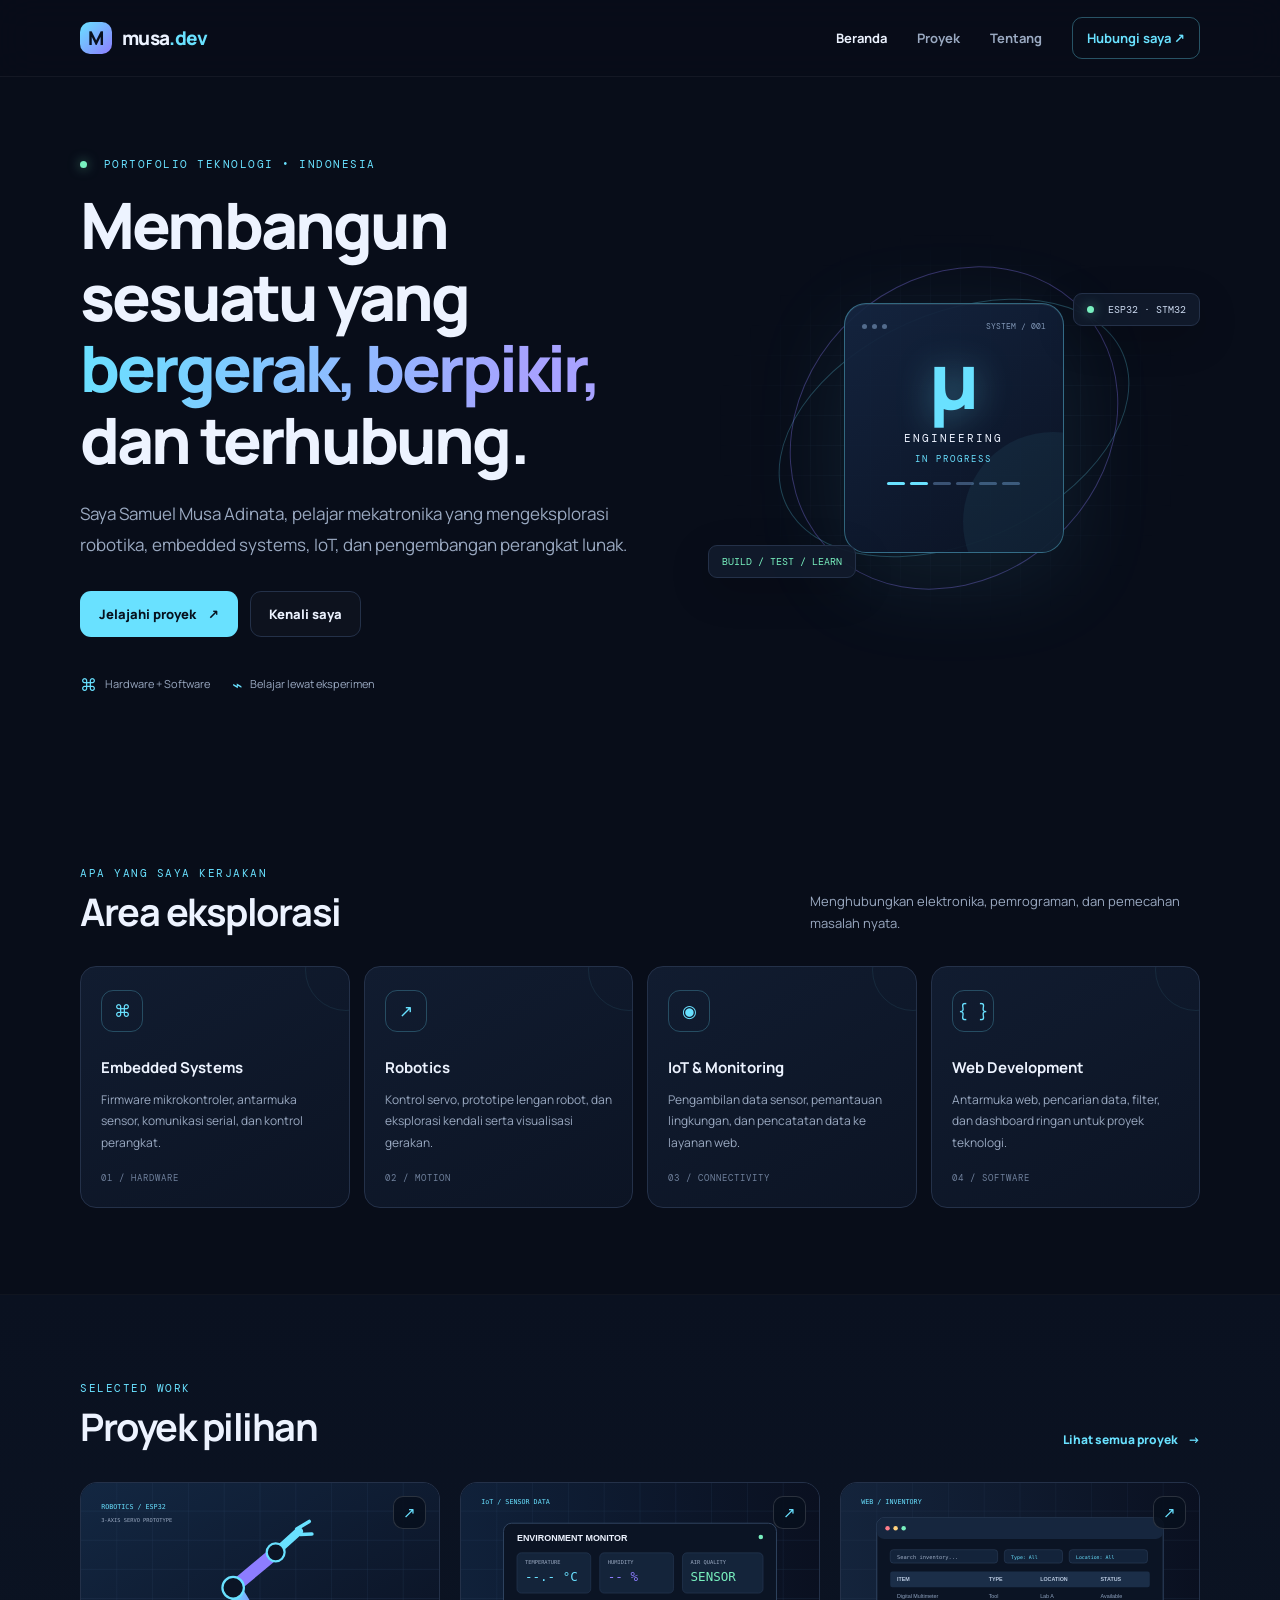
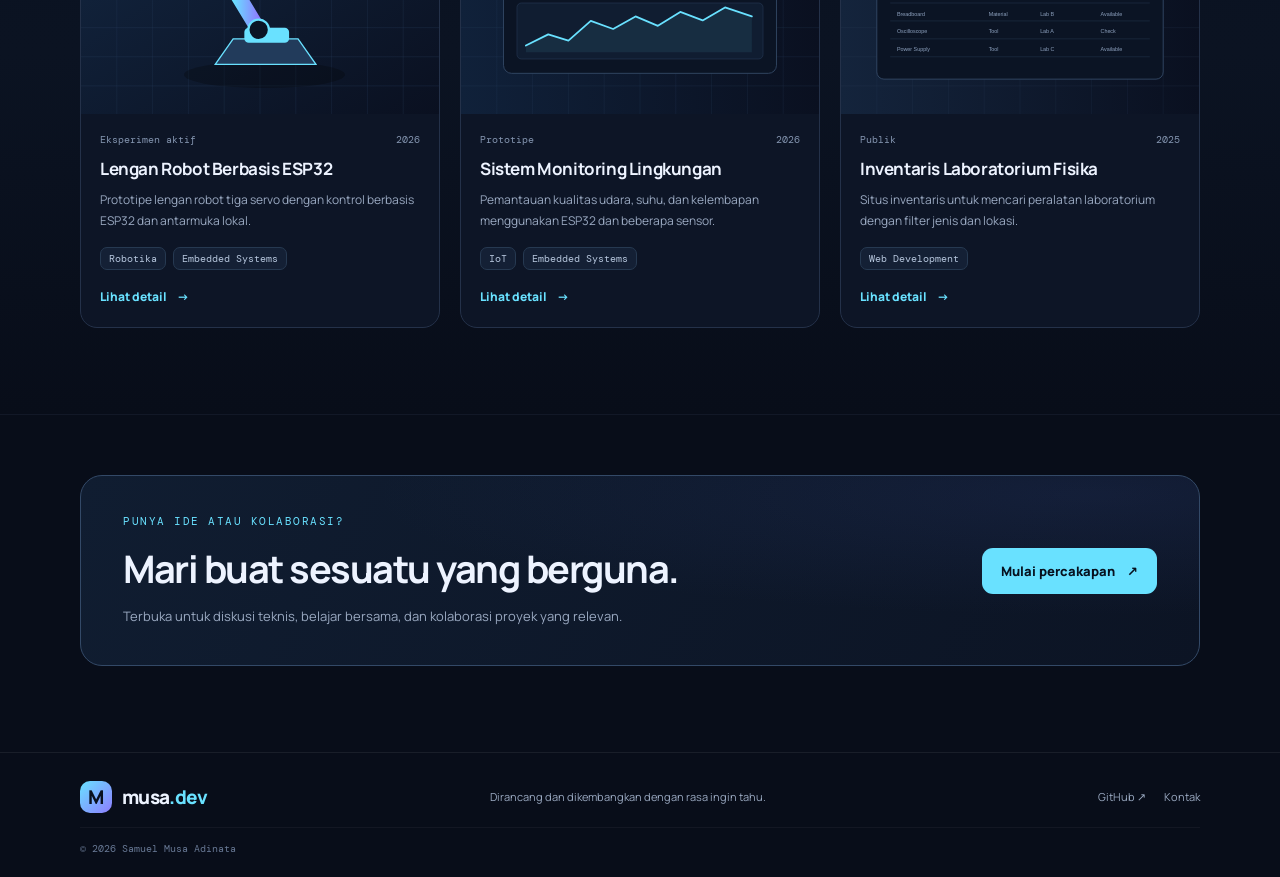
<file: index.html>
<!doctype html>
<html lang="id">
<head>
  <meta charset="utf-8">
  <meta name="viewport" content="width=device-width, initial-scale=1">
  <meta name="theme-color" content="#0a1020">
  <title>Samuel Musa Adinata | Robotics, Embedded Systems & IoT</title>
  <meta name="description" content="Portofolio teknologi Samuel Musa Adinata: robotika ESP32, embedded systems, IoT monitoring, dan pengembangan web.">
  <meta name="author" content="Samuel Musa Adinata">
  <link rel="canonical" href="https://samuelmusaadinata.github.io/">
  <meta property="og:type" content="website">
  <meta property="og:title" content="Samuel Musa Adinata | Technology Portfolio">
  <meta property="og:description" content="Eksperimen dan proyek di bidang robotika, embedded systems, IoT, dan web development.">
  <meta property="og:url" content="https://samuelmusaadinata.github.io/">
  <meta property="og:image" content="https://samuelmusaadinata.github.io/assets/images/og-cover.svg">
  <link rel="icon" href="assets/images/favicon.svg" type="image/svg+xml">
  <link rel="stylesheet" href="assets/css/style.css">
  <script src="assets/js/projects.js" defer></script>
  <script src="assets/js/main.js" defer></script>
</head>
<body>
  <a class="skip-link" href="#main">Lewati ke konten</a>
  <header class="site-header">
    <nav class="nav container" aria-label="Navigasi utama">
      <a class="brand" href="index.html" aria-label="Beranda Samuel Musa"><span class="brand-mark">M</span><span>musa<span class="accent">.dev</span></span></a>
      <button class="nav-toggle" aria-expanded="false" aria-controls="nav-links" aria-label="Buka navigasi"><span></span><span></span><span></span></button>
      <div class="nav-links" id="nav-links">
        <a class="active" href="index.html">Beranda</a>
        <a href="projects.html">Proyek</a>
        <a href="about.html">Tentang</a>
        <a class="nav-cta" href="contact.html">Hubungi saya <span aria-hidden="true">↗</span></a>
      </div>
    </nav>
  </header>

  <main id="main">
    <section class="hero container">
      <div class="hero-copy">
        <p class="eyebrow"><span class="status-dot"></span> PORTOFOLIO TEKNOLOGI • INDONESIA</p>
        <h1>Membangun sesuatu yang <span class="gradient-text">bergerak, berpikir,</span> dan terhubung.</h1>
        <p class="hero-lead">Saya Samuel Musa Adinata, pelajar mekatronika yang mengeksplorasi robotika, embedded systems, IoT, dan pengembangan perangkat lunak.</p>
        <div class="hero-actions">
          <a class="button button-primary" href="projects.html">Jelajahi proyek <span aria-hidden="true">↗</span></a>
          <a class="button button-secondary" href="about.html">Kenali saya</a>
        </div>
        <div class="hero-meta">
          <span><span class="meta-icon">⌘</span> Hardware + Software</span>
          <span><span class="meta-icon">⌁</span> Belajar lewat eksperimen</span>
        </div>
      </div>
      <div class="hero-visual" aria-label="Ilustrasi abstrak rangkaian elektronik">
        <div class="visual-orbit orbit-one"></div><div class="visual-orbit orbit-two"></div>
        <div class="chip-card">
          <div class="chip-top"><span class="chip-dot"></span><span class="chip-dot"></span><span class="chip-dot"></span><span class="chip-label">SYSTEM / 001</span></div>
          <div class="chip-symbol">μ</div>
          <div class="chip-name">ENGINEERING<br><span>IN PROGRESS</span></div>
          <div class="chip-lines"><i></i><i></i><i></i><i></i><i></i><i></i></div>
        </div>
        <div class="float-tag tag-top"><span class="tag-pulse"></span> ESP32 · STM32</div>
        <div class="float-tag tag-bottom">BUILD / TEST / LEARN</div>
        <div class="hero-grid"></div>
      </div>
    </section>

    <section class="section container">
      <div class="section-heading">
        <div><p class="eyebrow">APA YANG SAYA KERJAKAN</p><h2>Area eksplorasi</h2></div>
        <p class="section-intro">Menghubungkan elektronika, pemrograman, dan pemecahan masalah nyata.</p>
      </div>
      <div class="expertise-grid">
        <article class="expertise-card"><div class="icon-box">⌘</div><h3>Embedded Systems</h3><p>Firmware mikrokontroler, antarmuka sensor, komunikasi serial, dan kontrol perangkat.</p><span class="card-index">01 / HARDWARE</span></article>
        <article class="expertise-card"><div class="icon-box">↗</div><h3>Robotics</h3><p>Kontrol servo, prototipe lengan robot, dan eksplorasi kendali serta visualisasi gerakan.</p><span class="card-index">02 / MOTION</span></article>
        <article class="expertise-card"><div class="icon-box">◉</div><h3>IoT & Monitoring</h3><p>Pengambilan data sensor, pemantauan lingkungan, dan pencatatan data ke layanan web.</p><span class="card-index">03 / CONNECTIVITY</span></article>
        <article class="expertise-card"><div class="icon-box">{ }</div><h3>Web Development</h3><p>Antarmuka web, pencarian data, filter, dan dashboard ringan untuk proyek teknologi.</p><span class="card-index">04 / SOFTWARE</span></article>
      </div>
    </section>

    <section class="section section-muted">
      <div class="container">
        <div class="section-heading">
          <div><p class="eyebrow">SELECTED WORK</p><h2>Proyek pilihan</h2></div>
          <a class="text-link" href="projects.html">Lihat semua proyek <span aria-hidden="true">→</span></a>
        </div>
        <div class="project-grid" id="featured-projects" aria-live="polite"></div>
      </div>
    </section>

    <section class="section container cta-section">
      <div class="cta-panel">
        <div><p class="eyebrow">PUNYA IDE ATAU KOLABORASI?</p><h2>Mari buat sesuatu yang berguna.</h2><p>Terbuka untuk diskusi teknis, belajar bersama, dan kolaborasi proyek yang relevan.</p></div>
        <a class="button button-primary" href="contact.html">Mulai percakapan <span aria-hidden="true">↗</span></a>
      </div>
    </section>
  </main>

  <footer class="site-footer"><div class="container footer-inner"><a class="brand" href="index.html"><span class="brand-mark">M</span><span>musa<span class="accent">.dev</span></span></a><p>Dirancang dan dikembangkan dengan rasa ingin tahu.</p><div class="footer-links"><a href="https://github.com/samuelmusaadinata" target="_blank" rel="noopener noreferrer">GitHub ↗</a><a href="contact.html">Kontak</a></div><small>© <span data-year></span> Samuel Musa Adinata</small></div></footer>
</body>
</html>
</file>
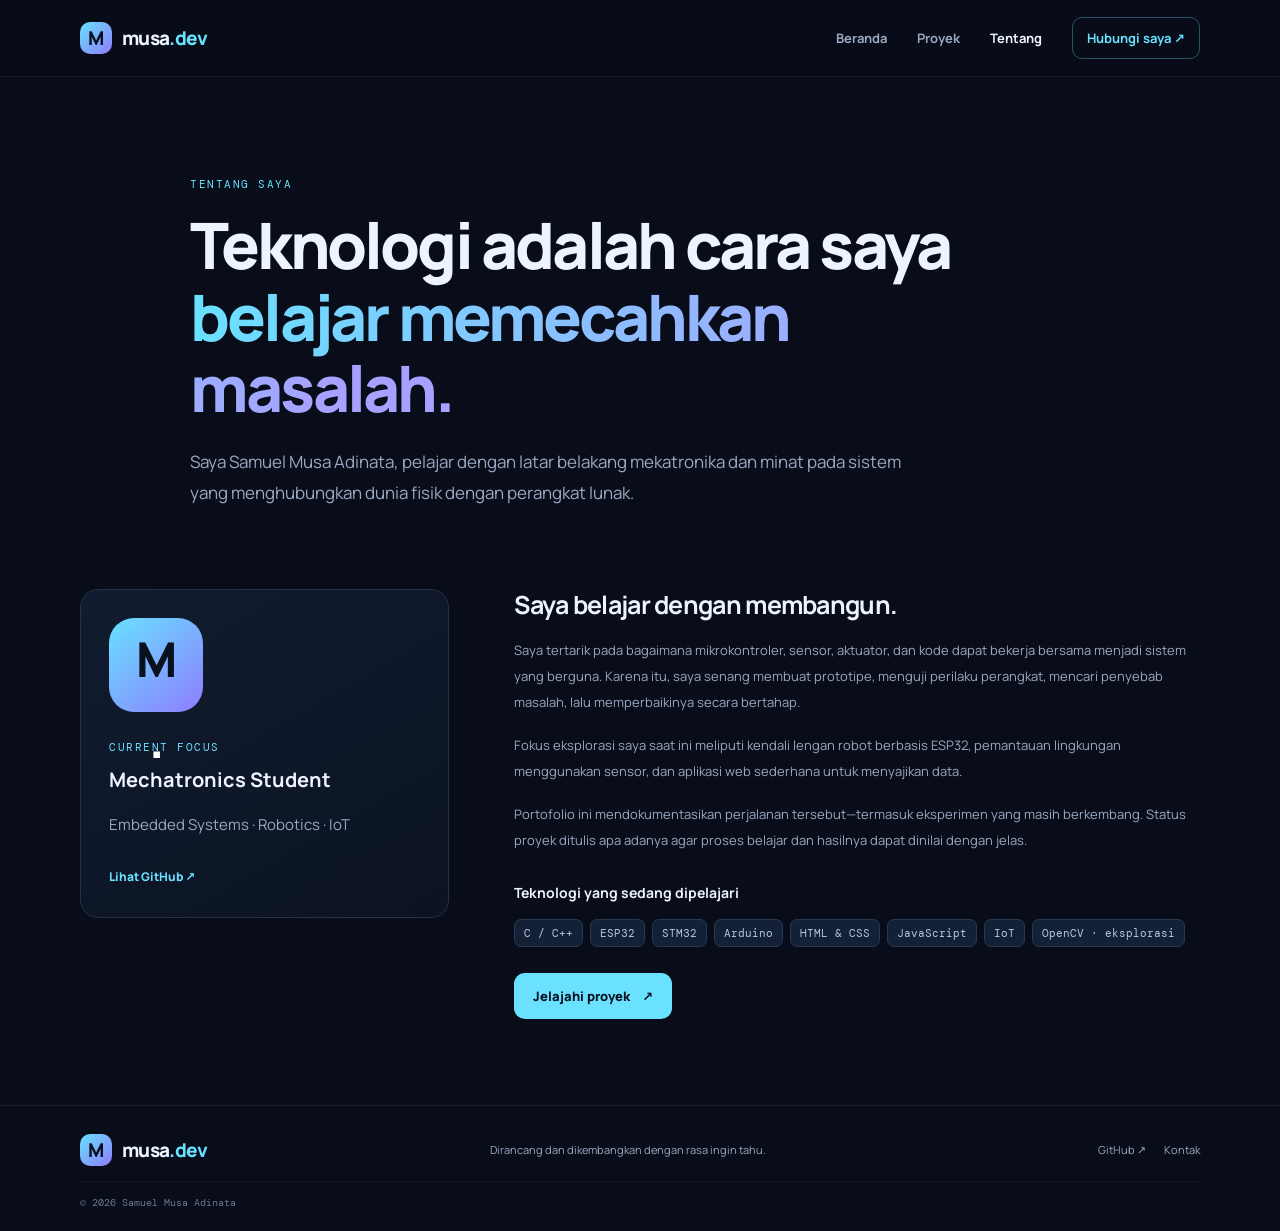
<file: about.html>
<!doctype html>
<html lang="id">
<head><meta charset="utf-8"><meta name="viewport" content="width=device-width, initial-scale=1"><meta name="theme-color" content="#0a1020">
<title>Tentang Saya | Samuel Musa Adinata</title><meta name="description" content="Tentang Samuel Musa Adinata, pelajar mekatronika yang tertarik pada robotika, embedded systems, IoT, dan AI.">
<link rel="canonical" href="https://samuelmusaadinata.github.io/about.html"><link rel="icon" href="assets/images/favicon.svg" type="image/svg+xml"><link rel="stylesheet" href="assets/css/style.css"><script src="assets/js/main.js" defer></script></head>
<body><header class="site-header"><nav class="nav container" aria-label="Navigasi utama"><a class="brand" href="index.html"><span class="brand-mark">M</span><span>musa<span class="accent">.dev</span></span></a><button class="nav-toggle" aria-expanded="false" aria-controls="nav-links" aria-label="Buka navigasi"><span></span><span></span><span></span></button><div class="nav-links" id="nav-links"><a href="index.html">Beranda</a><a href="projects.html">Proyek</a><a class="active" href="about.html">Tentang</a><a class="nav-cta" href="contact.html">Hubungi saya <span>↗</span></a></div></nav></header>
<main id="main"><section class="page-hero container"><p class="eyebrow">TENTANG SAYA</p><h1>Teknologi adalah cara saya <span class="gradient-text">belajar memecahkan masalah.</span></h1><p class="hero-lead">Saya Samuel Musa Adinata, pelajar dengan latar belakang mekatronika dan minat pada sistem yang menghubungkan dunia fisik dengan perangkat lunak.</p></section>
<section class="section container about-layout"><div class="about-card"><div class="about-avatar">M<span>.</span></div><p class="eyebrow">CURRENT FOCUS</p><h2>Mechatronics Student</h2><p class="muted">Embedded Systems · Robotics · IoT</p><a class="text-link" href="https://github.com/samuelmusaadinata" target="_blank" rel="noopener noreferrer">Lihat GitHub ↗</a></div><div class="about-copy"><h2>Saya belajar dengan membangun.</h2><p>Saya tertarik pada bagaimana mikrokontroler, sensor, aktuator, dan kode dapat bekerja bersama menjadi sistem yang berguna. Karena itu, saya senang membuat prototipe, menguji perilaku perangkat, mencari penyebab masalah, lalu memperbaikinya secara bertahap.</p><p>Fokus eksplorasi saya saat ini meliputi kendali lengan robot berbasis ESP32, pemantauan lingkungan menggunakan sensor, dan aplikasi web sederhana untuk menyajikan data.</p><p>Portofolio ini mendokumentasikan perjalanan tersebut—termasuk eksperimen yang masih berkembang. Status proyek ditulis apa adanya agar proses belajar dan hasilnya dapat dinilai dengan jelas.</p><h3>Teknologi yang sedang dipelajari</h3><div class="tag-list"><span>C / C++</span><span>ESP32</span><span>STM32</span><span>Arduino</span><span>HTML & CSS</span><span>JavaScript</span><span>IoT</span><span>OpenCV · eksplorasi</span></div><a class="button button-primary" href="projects.html">Jelajahi proyek <span>↗</span></a></div></section></main>
<footer class="site-footer"><div class="container footer-inner"><a class="brand" href="index.html"><span class="brand-mark">M</span><span>musa<span class="accent">.dev</span></span></a><p>Dirancang dan dikembangkan dengan rasa ingin tahu.</p><div class="footer-links"><a href="https://github.com/samuelmusaadinata" target="_blank" rel="noopener noreferrer">GitHub ↗</a><a href="contact.html">Kontak</a></div><small>© <span data-year></span> Samuel Musa Adinata</small></div></footer></body></html>
</file>
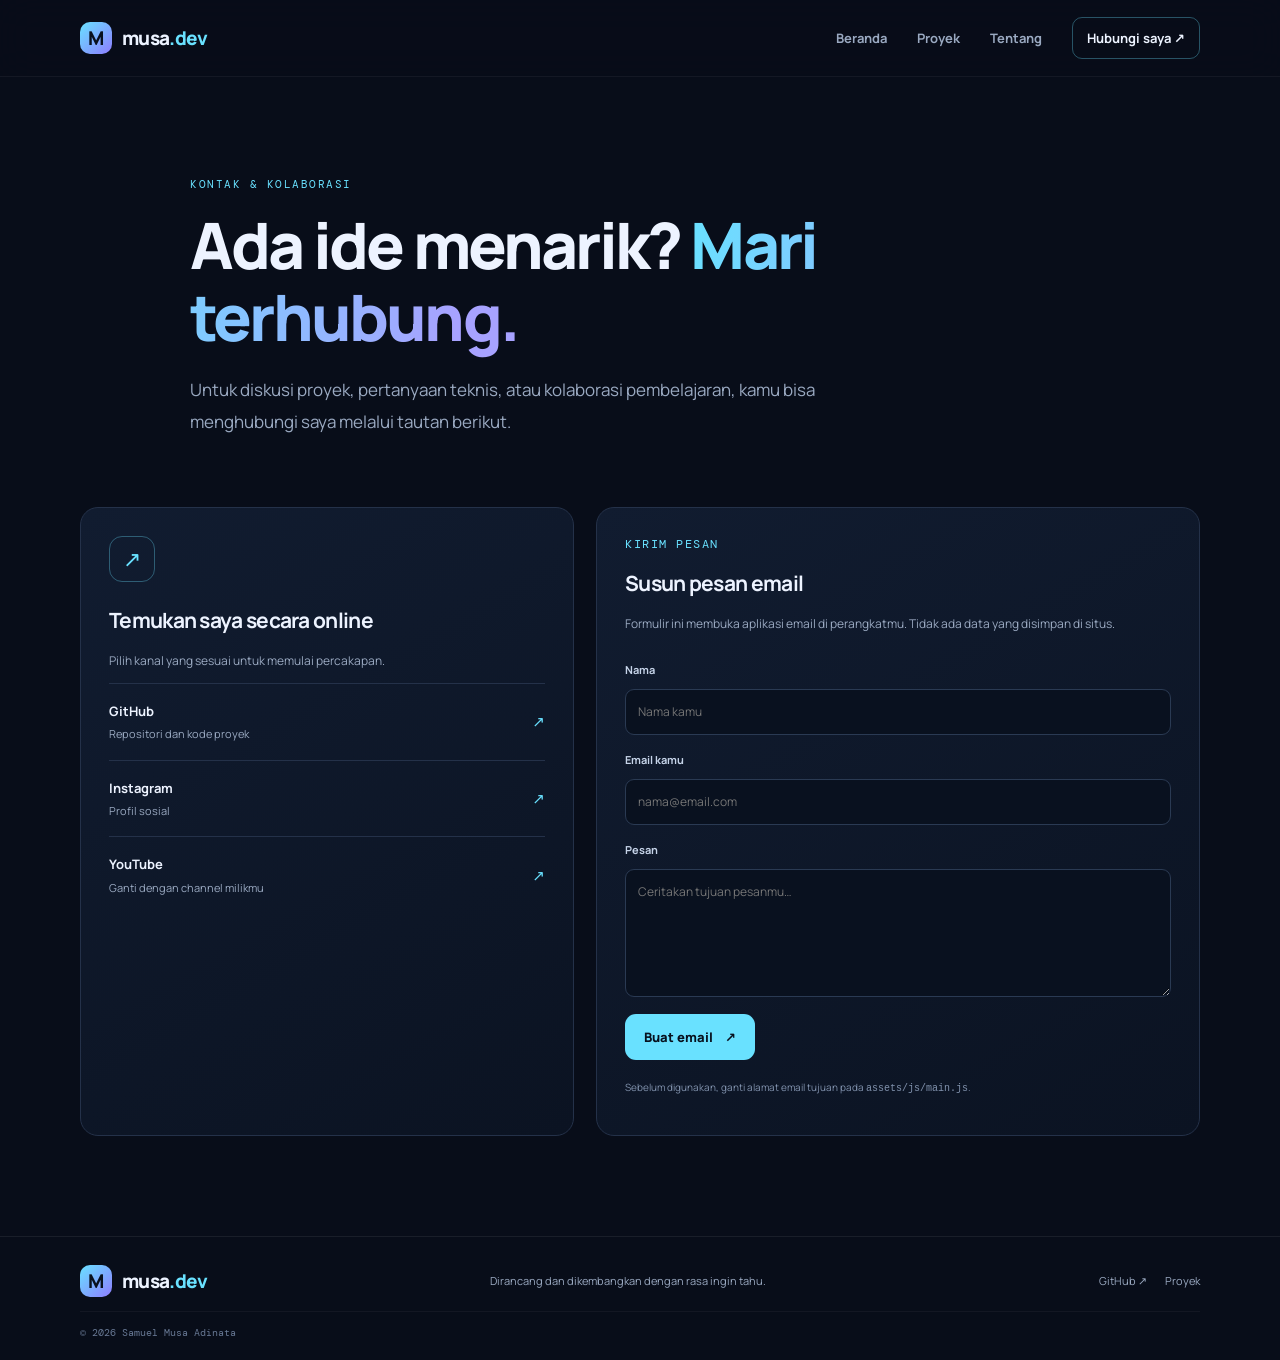
<file: contact.html>
<!doctype html>
<html lang="id">
<head><meta charset="utf-8"><meta name="viewport" content="width=device-width, initial-scale=1"><meta name="theme-color" content="#0a1020">
<title>Kontak | Samuel Musa Adinata</title><meta name="description" content="Hubungi Samuel Musa Adinata untuk diskusi teknologi dan kolaborasi proyek.">
<link rel="canonical" href="https://samuelmusaadinata.github.io/contact.html"><link rel="icon" href="assets/images/favicon.svg" type="image/svg+xml"><link rel="stylesheet" href="assets/css/style.css"><script src="assets/js/main.js" defer></script></head>
<body><header class="site-header"><nav class="nav container" aria-label="Navigasi utama"><a class="brand" href="index.html"><span class="brand-mark">M</span><span>musa<span class="accent">.dev</span></span></a><button class="nav-toggle" aria-expanded="false" aria-controls="nav-links" aria-label="Buka navigasi"><span></span><span></span><span></span></button><div class="nav-links" id="nav-links"><a href="index.html">Beranda</a><a href="projects.html">Proyek</a><a href="about.html">Tentang</a><a class="nav-cta active" href="contact.html">Hubungi saya <span>↗</span></a></div></nav></header>
<main id="main"><section class="page-hero container"><p class="eyebrow">KONTAK & KOLABORASI</p><h1>Ada ide menarik? <span class="gradient-text">Mari terhubung.</span></h1><p class="hero-lead">Untuk diskusi proyek, pertanyaan teknis, atau kolaborasi pembelajaran, kamu bisa menghubungi saya melalui tautan berikut.</p></section>
<section class="section container contact-layout"><div class="contact-card"><span class="contact-symbol">↗</span><h2>Temukan saya secara online</h2><p class="muted">Pilih kanal yang sesuai untuk memulai percakapan.</p><a class="contact-link" href="https://github.com/samuelmusaadinata" target="_blank" rel="noopener noreferrer"><span><b>GitHub</b><small>Repositori dan kode proyek</small></span><span>↗</span></a><a class="contact-link" href="https://www.instagram.com/samuel.musa.adinata.5/" target="_blank" rel="noopener noreferrer"><span><b>Instagram</b><small>Profil sosial</small></span><span>↗</span></a><a class="contact-link" href="https://www.youtube.com/" target="_blank" rel="noopener noreferrer"><span><b>YouTube</b><small>Ganti dengan channel milikmu</small></span><span>↗</span></a></div>
<div class="contact-form-card"><p class="eyebrow">KIRIM PESAN</p><h2>Susun pesan email</h2><p class="muted">Formulir ini membuka aplikasi email di perangkatmu. Tidak ada data yang disimpan di situs.</p><form id="contact-form"><label for="sender-name">Nama</label><input id="sender-name" name="name" autocomplete="name" required placeholder="Nama kamu"><label for="sender-email">Email kamu</label><input id="sender-email" name="email" type="email" autocomplete="email" required placeholder="nama@email.com"><label for="message">Pesan</label><textarea id="message" name="message" rows="5" required placeholder="Ceritakan tujuan pesanmu…"></textarea><button class="button button-primary" type="submit">Buat email <span>↗</span></button><p class="form-note" id="form-note">Sebelum digunakan, ganti alamat email tujuan pada <code>assets/js/main.js</code>.</p></form></div></section></main>
<footer class="site-footer"><div class="container footer-inner"><a class="brand" href="index.html"><span class="brand-mark">M</span><span>musa<span class="accent">.dev</span></span></a><p>Dirancang dan dikembangkan dengan rasa ingin tahu.</p><div class="footer-links"><a href="https://github.com/samuelmusaadinata" target="_blank" rel="noopener noreferrer">GitHub ↗</a><a href="projects.html">Proyek</a></div><small>© <span data-year></span> Samuel Musa Adinata</small></div></footer></body></html>
</file>
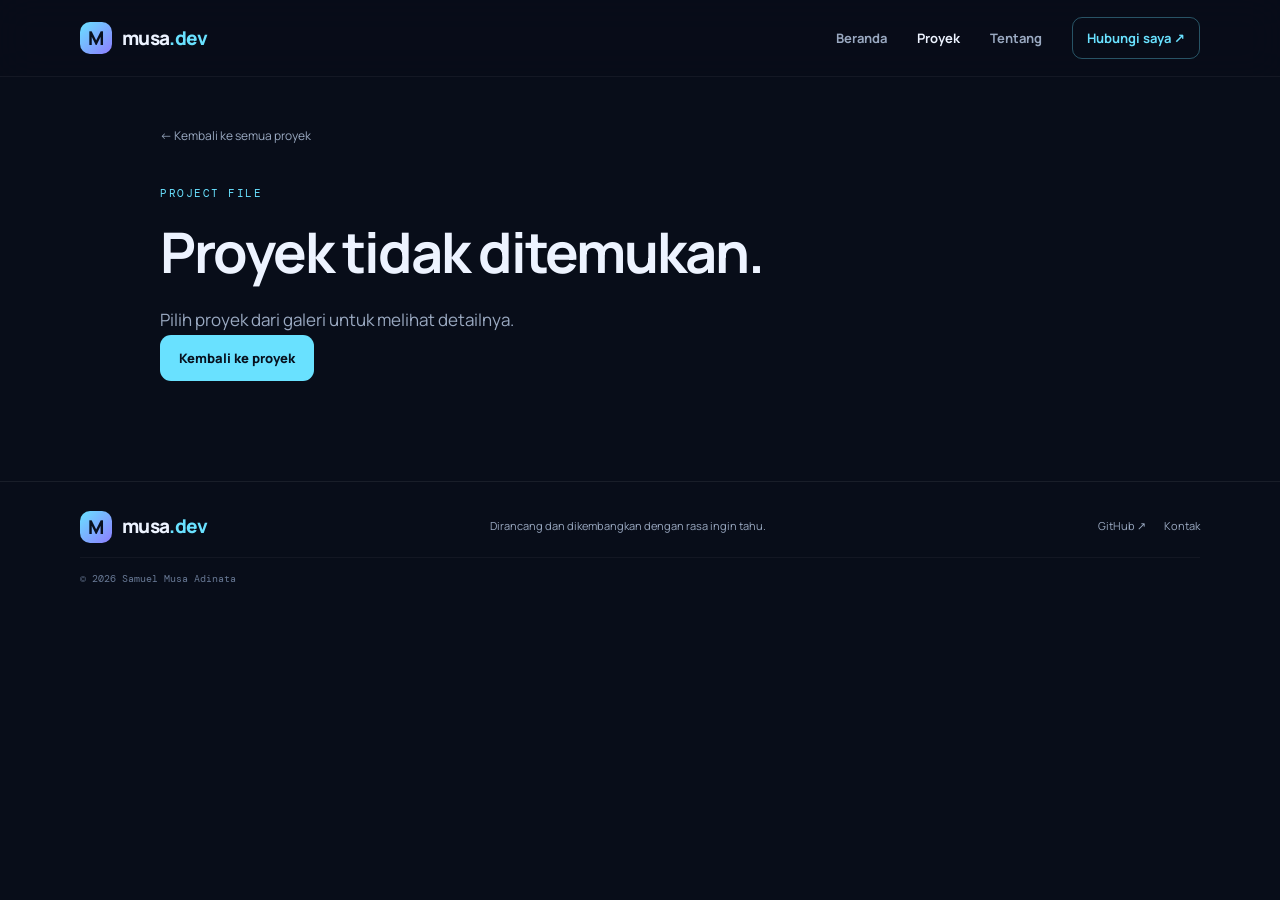
<file: project.html>
<!doctype html>
<html lang="id">
<head>
  <meta charset="utf-8"><meta name="viewport" content="width=device-width, initial-scale=1"><meta name="theme-color" content="#0a1020">
  <title>Detail Proyek | Samuel Musa Adinata</title><meta name="description" content="Detail proyek teknologi oleh Samuel Musa Adinata.">
  <link rel="icon" href="assets/images/favicon.svg" type="image/svg+xml"><link rel="stylesheet" href="assets/css/style.css">
  <script src="assets/js/projects.js" defer></script><script src="assets/js/project.js" defer></script><script src="assets/js/main.js" defer></script>
</head>
<body>
<header class="site-header"><nav class="nav container" aria-label="Navigasi utama"><a class="brand" href="index.html"><span class="brand-mark">M</span><span>musa<span class="accent">.dev</span></span></a><button class="nav-toggle" aria-expanded="false" aria-controls="nav-links" aria-label="Buka navigasi"><span></span><span></span><span></span></button><div class="nav-links" id="nav-links"><a href="index.html">Beranda</a><a class="active" href="projects.html">Proyek</a><a href="about.html">Tentang</a><a class="nav-cta" href="contact.html">Hubungi saya <span>↗</span></a></div></nav></header>
<main id="main" class="container detail-main">
  <a class="back-link" href="projects.html">← Kembali ke semua proyek</a>
  <article id="project-detail" class="detail-content"><p class="eyebrow">PROJECT FILE</p><h1>Memuat detail proyek…</h1><p>Jika halaman ini tidak berubah, buka proyek dari galeri.</p></article>
</main>
<footer class="site-footer"><div class="container footer-inner"><a class="brand" href="index.html"><span class="brand-mark">M</span><span>musa<span class="accent">.dev</span></span></a><p>Dirancang dan dikembangkan dengan rasa ingin tahu.</p><div class="footer-links"><a href="https://github.com/samuelmusaadinata" target="_blank" rel="noopener noreferrer">GitHub ↗</a><a href="contact.html">Kontak</a></div><small>© <span data-year></span> Samuel Musa Adinata</small></div></footer>
</body>
</html>
</file>
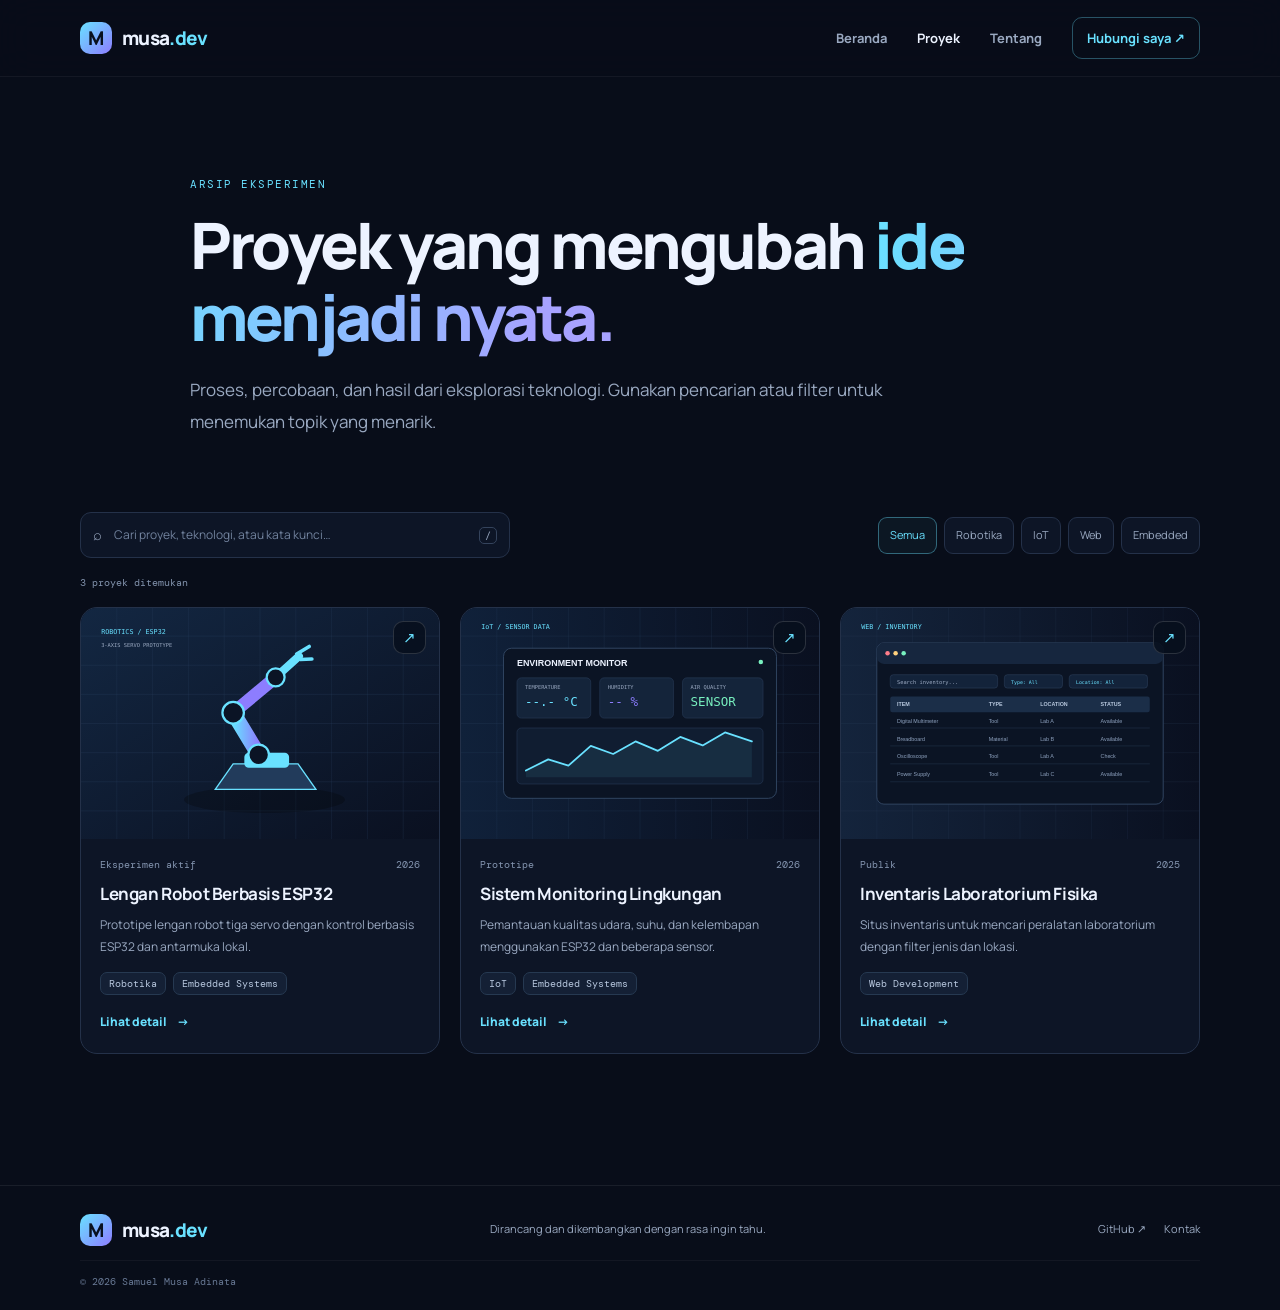
<file: projects.html>
<!doctype html>
<html lang="id">
<head>
  <meta charset="utf-8"><meta name="viewport" content="width=device-width, initial-scale=1">
  <meta name="theme-color" content="#0a1020">
  <title>Proyek | Samuel Musa Adinata</title>
  <meta name="description" content="Jelajahi proyek robotika, embedded systems, IoT, dan pengembangan web oleh Samuel Musa Adinata.">
  <link rel="canonical" href="https://samuelmusaadinata.github.io/projects.html">
  <meta property="og:title" content="Proyek | Samuel Musa Adinata"><meta property="og:description" content="Proyek dan eksperimen teknologi."><meta property="og:url" content="https://samuelmusaadinata.github.io/projects.html">
  <link rel="icon" href="assets/images/favicon.svg" type="image/svg+xml"><link rel="stylesheet" href="assets/css/style.css">
  <script src="assets/js/projects.js" defer></script><script src="assets/js/main.js" defer></script>
</head>
<body>
<header class="site-header"><nav class="nav container" aria-label="Navigasi utama"><a class="brand" href="index.html"><span class="brand-mark">M</span><span>musa<span class="accent">.dev</span></span></a><button class="nav-toggle" aria-expanded="false" aria-controls="nav-links" aria-label="Buka navigasi"><span></span><span></span><span></span></button><div class="nav-links" id="nav-links"><a href="index.html">Beranda</a><a class="active" href="projects.html">Proyek</a><a href="about.html">Tentang</a><a class="nav-cta" href="contact.html">Hubungi saya <span>↗</span></a></div></nav></header>
<main id="main">
  <section class="page-hero container"><p class="eyebrow">ARSIP EKSPERIMEN</p><h1>Proyek yang mengubah <span class="gradient-text">ide menjadi nyata.</span></h1><p class="hero-lead">Proses, percobaan, dan hasil dari eksplorasi teknologi. Gunakan pencarian atau filter untuk menemukan topik yang menarik.</p></section>
  <section class="section container projects-section">
    <div class="project-controls">
      <label class="search-wrap"><span aria-hidden="true">⌕</span><input id="project-search" type="search" placeholder="Cari proyek, teknologi, atau kata kunci…" autocomplete="off"><kbd>/</kbd></label>
      <div class="filter-row" id="project-filters" aria-label="Filter kategori"><button class="filter-chip active" data-filter="all" aria-pressed="true">Semua</button><button class="filter-chip" data-filter="robotics" aria-pressed="false">Robotika</button><button class="filter-chip" data-filter="iot" aria-pressed="false">IoT</button><button class="filter-chip" data-filter="web" aria-pressed="false">Web</button><button class="filter-chip" data-filter="embedded" aria-pressed="false">Embedded</button></div>
    </div>
    <p class="results-count" id="results-count" aria-live="polite"></p>
    <div class="project-grid project-grid-all" id="all-projects"></div>
    <div class="empty-state" id="empty-state" hidden><div class="empty-icon">⌕</div><h2>Belum ada proyek yang cocok</h2><p>Coba kata kunci atau kategori lain.</p><button class="button button-secondary" id="reset-search">Reset pencarian</button></div>
  </section>
</main>
<footer class="site-footer"><div class="container footer-inner"><a class="brand" href="index.html"><span class="brand-mark">M</span><span>musa<span class="accent">.dev</span></span></a><p>Dirancang dan dikembangkan dengan rasa ingin tahu.</p><div class="footer-links"><a href="https://github.com/samuelmusaadinata" target="_blank" rel="noopener noreferrer">GitHub ↗</a><a href="contact.html">Kontak</a></div><small>© <span data-year></span> Samuel Musa Adinata</small></div></footer>
</body>
</html>
</file>
<file: assets/css/style.css>
@import url('https://fonts.googleapis.com/css2?family=DM+Mono:wght@400;500&family=Manrope:wght@400;500;600;700;800&display=swap');
:root{--bg:#080d19;--surface:#0d1526;--surface2:#111c30;--line:#243149;--text:#edf3ff;--muted:#9aa9c1;--accent:#69e1ff;--accent2:#8d7dff;--green:#78f0bf;--radius:20px;--container:1120px;--font:'Manrope',system-ui,sans-serif;--mono:'DM Mono',monospace}
*{box-sizing:border-box}html{scroll-behavior:smooth;scroll-padding-top:90px}body{margin:0;background:var(--bg);color:var(--text);font-family:var(--font);line-height:1.7;font-size:15px;-webkit-font-smoothing:antialiased}a{color:inherit;text-decoration:none}button,input,textarea{font:inherit}img{max-width:100%;display:block}::selection{background:#69e1ff40;color:#fff}.container{width:min(calc(100% - 48px),var(--container));margin-inline:auto}.skip-link{position:absolute;left:-9999px;top:10px;background:var(--accent);color:#08101d;padding:10px 14px;z-index:100}.skip-link:focus{left:10px}.accent{color:var(--accent)}.muted,.section-intro{color:var(--muted)}.site-header{position:sticky;top:0;z-index:20;background:#080d19df;backdrop-filter:blur(18px);border-bottom:1px solid #ffffff0d}.nav{height:76px;display:flex;align-items:center;justify-content:space-between}.brand{display:inline-flex;align-items:center;gap:10px;font-size:19px;font-weight:800;letter-spacing:-.7px}.brand-mark{display:grid;place-items:center;width:32px;height:32px;border-radius:10px;background:linear-gradient(135deg,var(--accent),var(--accent2));color:#09111f;font-weight:800}.nav-links{display:flex;align-items:center;gap:30px;color:var(--muted);font-size:13px;font-weight:700}.nav-links a{transition:color .2s}.nav-links a:hover,.nav-links a.active{color:var(--text)}.nav-links .nav-cta{color:var(--accent);border:1px solid #69e1ff55;padding:9px 14px;border-radius:10px}.nav-toggle{display:none;background:transparent;border:0;padding:8px}.nav-toggle span{display:block;width:22px;height:2px;background:var(--text);margin:5px}.hero{display:grid;grid-template-columns:1.08fr .92fr;gap:50px;align-items:center;min-height:620px;padding-block:80px}.eyebrow{font:11px var(--mono);letter-spacing:1.5px;color:var(--accent);margin:0 0 18px}.status-dot,.tag-pulse{display:inline-block;width:7px;height:7px;border-radius:50%;background:var(--green);box-shadow:0 0 12px #78f0bf90;margin-right:8px}.hero h1,.page-hero h1{font-size:clamp(38px,5vw,64px);line-height:1.12;letter-spacing:-2.8px;margin:0 0 22px;font-weight:800}.gradient-text{background:linear-gradient(100deg,var(--accent),#a7a2ff 85%);-webkit-background-clip:text;background-clip:text;color:transparent}.hero-lead{font-size:17px;line-height:1.85;color:var(--muted);max-width:590px;margin:0}.hero-actions{display:flex;gap:12px;flex-wrap:wrap;margin-top:30px}.button{display:inline-flex;align-items:center;justify-content:center;gap:12px;min-height:46px;padding:11px 18px;border-radius:11px;font-size:13px;font-weight:800;border:1px solid transparent;cursor:pointer;transition:transform .2s,border-color .2s}.button:hover{transform:translateY(-2px)}.button-primary{background:var(--accent);color:#07111e}.button-secondary{border-color:var(--line);background:#ffffff05;color:var(--text)}.hero-meta{display:flex;gap:22px;flex-wrap:wrap;margin-top:34px;font-size:11px;color:var(--muted)}.meta-icon{font-size:17px;color:var(--accent);vertical-align:middle;margin-right:6px}.hero-visual{position:relative;min-height:410px;display:grid;place-items:center;isolation:isolate}.hero-grid{position:absolute;inset:12px;background-image:linear-gradient(#26354d55 1px,transparent 1px),linear-gradient(90deg,#26354d55 1px,transparent 1px);background-size:30px 30px;mask-image:radial-gradient(ellipse,black,transparent 72%);z-index:-2}.visual-orbit{position:absolute;border:1px solid #69e1ff40;border-radius:50%;transform:rotate(-24deg)}.orbit-one{width:370px;height:230px}.orbit-two{width:300px;height:350px;transform:rotate(48deg);border-color:#8d7dff55}.chip-card{width:220px;height:250px;border:1px solid #69e1ff66;border-radius:22px;background:linear-gradient(145deg,#152641ed,#0b1324f2);box-shadow:0 24px 100px #69e1ff18,inset 0 1px #ffffff12;padding:17px;position:relative;overflow:hidden}.chip-card:before{content:"";position:absolute;width:180px;height:180px;border-radius:50%;background:#69e1ff10;right:-80px;bottom:-60px}.chip-top{display:flex;gap:5px;align-items:center}.chip-dot{width:5px;height:5px;border-radius:50%;background:#526b8c}.chip-label{font:8px var(--mono);color:#8197b6;margin-left:auto}.chip-symbol{font-size:78px;font-weight:800;line-height:1.25;text-align:center;color:var(--accent);text-shadow:0 0 35px #69e1ff66}.chip-name{text-align:center;font:11px var(--mono);letter-spacing:2px;line-height:1.8}.chip-name span{font-size:9px;color:var(--accent)}.chip-lines{display:flex;justify-content:center;gap:5px;margin-top:14px}.chip-lines i{height:3px;width:18px;border-radius:4px;background:#3a5273}.chip-lines i:first-child,.chip-lines i:nth-child(2){background:var(--accent)}.float-tag{position:absolute;padding:9px 13px;border:1px solid var(--line);border-radius:9px;background:#101a2beF;color:#cbd9ef;font:10px var(--mono);box-shadow:0 12px 40px #0003}.tag-top{top:70px;right:0}.tag-bottom{bottom:55px;left:0;color:var(--green)}.section{padding-block:86px}.section-muted{background:linear-gradient(180deg,#0a1120,#0b1322 50%,#080d19);border-block:1px solid #ffffff08}.section-heading{display:flex;align-items:end;justify-content:space-between;gap:30px;margin-bottom:32px}.section-heading .eyebrow{margin-bottom:9px}.section-heading h2,.cta-panel h2{font-size:clamp(27px,3vw,38px);letter-spacing:-1.5px;line-height:1.2;margin:0}.section-intro{max-width:390px;margin:0;font-size:13px}.expertise-grid{display:grid;grid-template-columns:repeat(4,1fr);gap:14px}.expertise-card{background:linear-gradient(150deg,#111c30,#0c1424);border:1px solid var(--line);border-radius:16px;padding:23px 20px;min-height:220px;position:relative;overflow:hidden}.expertise-card:after{content:"";position:absolute;width:80px;height:80px;border:1px solid #69e1ff15;border-radius:50%;right:-38px;top:-38px}.icon-box{display:grid;place-items:center;width:42px;height:42px;border:1px solid #69e1ff40;border-radius:12px;color:var(--accent);font:17px var(--mono);margin-bottom:23px}.expertise-card h3{font-size:15px;margin:0 0 8px}.expertise-card p{font-size:12px;color:var(--muted);margin:0;line-height:1.8}.card-index{display:block;margin-top:19px;font:9px var(--mono);color:#6f809c;letter-spacing:1px}.text-link{display:inline-flex;align-items:center;gap:10px;color:var(--accent);font-size:12px;font-weight:800}.project-grid{display:grid;grid-template-columns:repeat(3,minmax(0,1fr));gap:20px}.project-card{border:1px solid var(--line);border-radius:17px;overflow:hidden;background:#0d1526;transition:transform .25s,border-color .25s}.project-card:hover{transform:translateY(-5px);border-color:#69e1ff65}.project-image-link{display:block;position:relative;overflow:hidden;background:var(--surface2);aspect-ratio:1.55}.project-image{width:100%;height:100%;object-fit:cover;transition:transform .4s}.project-card:hover .project-image{transform:scale(1.04)}.image-arrow{position:absolute;right:13px;top:13px;display:grid;place-items:center;width:33px;height:33px;background:#08101ddd;border:1px solid #ffffff25;border-radius:10px;color:var(--accent)}.project-card-body{padding:19px}.project-card-meta{display:flex;justify-content:space-between;gap:10px;font:10px var(--mono);color:#8495b0}.project-card h3{font-size:17px;letter-spacing:-.4px;line-height:1.4;margin:11px 0 8px}.project-card h3 a:hover{color:var(--accent)}.project-card p{font-size:12px;color:var(--muted);line-height:1.8;margin:0}.mini-tags,.tag-list{display:flex;flex-wrap:wrap;gap:7px}.mini-tags{margin-top:15px}.mini-tag,.tag-list span{border:1px solid #263951;background:#142035;border-radius:7px;padding:4px 8px;color:#b7c7de;font:10px var(--mono)}.project-more{margin-top:17px}.cta-section{padding-top:60px}.cta-panel{border:1px solid #334967;border-radius:22px;background:radial-gradient(ellipse at 90% 10%,#293a7040,transparent 50%),linear-gradient(120deg,#101d31,#0c1424);padding:38px 42px;display:flex;align-items:center;justify-content:space-between;gap:25px}.cta-panel h2{max-width:560px}.cta-panel p:not(.eyebrow){color:var(--muted);font-size:13px;margin:13px 0 0}.site-footer{border-top:1px solid #ffffff12;padding:28px 0 22px}.footer-inner{display:grid;grid-template-columns:1fr 1.5fr auto;gap:14px;align-items:center}.footer-inner>p{font-size:11px;color:var(--muted);margin:0}.footer-links{display:flex;gap:18px;font-size:11px;color:var(--muted)}.footer-links a:hover{color:var(--accent)}.footer-inner small{grid-column:1/-1;color:#687995;font:10px var(--mono);padding-top:14px;border-top:1px solid #ffffff0b}.page-hero{padding-top:100px;padding-bottom:45px;max-width:900px}.page-hero h1{max-width:850px}.page-hero .hero-lead{max-width:730px}.projects-section{padding-top:30px}.project-controls{display:flex;align-items:center;justify-content:space-between;gap:20px;flex-wrap:wrap;margin-bottom:17px}.search-wrap{display:flex;align-items:center;gap:10px;background:#0d1526;border:1px solid var(--line);border-radius:11px;padding:0 12px;min-height:46px;flex:1;max-width:430px;color:var(--muted)}.search-wrap input{border:0;outline:0;background:transparent;color:var(--text);width:100%;font-size:12px}.search-wrap input::placeholder{color:#71829d}.search-wrap kbd{font:10px var(--mono);border:1px solid #34435c;border-radius:5px;padding:1px 5px}.filter-row{display:flex;flex-wrap:wrap;gap:7px}.filter-chip{border:1px solid var(--line);background:#0d1526;color:var(--muted);border-radius:9px;padding:8px 11px;font-size:11px;cursor:pointer}.filter-chip.active,.filter-chip:hover{border-color:#69e1ff66;color:var(--accent);background:#69e1ff0c}.results-count{font:10px var(--mono);color:#8394ae;margin:18px 0}.project-grid-all{padding-bottom:45px}.empty-state{text-align:center;padding:55px 15px}.empty-icon{font-size:36px;color:var(--accent)}.empty-state h2{margin-bottom:5px}.empty-state p{color:var(--muted);font-size:13px}.about-layout{display:grid;grid-template-columns:.7fr 1.3fr;gap:65px;align-items:start;padding-top:35px}.about-card,.contact-card,.contact-form-card{border:1px solid var(--line);border-radius:18px;background:linear-gradient(150deg,#111c30,#0b1322);padding:28px}.about-avatar{width:94px;height:94px;border-radius:25px;display:grid;place-items:center;background:linear-gradient(140deg,#69e1ff,#8d7dff);color:#09111f;font-size:48px;font-weight:800;margin-bottom:28px}.about-avatar span{color:#fff}.about-card h2{font-size:20px;margin:0}.about-card .eyebrow{margin-bottom:9px}.about-card .text-link{margin-top:15px}.about-copy h2,.contact-card h2,.contact-form-card h2{font-size:25px;letter-spacing:-.7px;line-height:1.3;margin:0 0 16px}.about-copy p{color:var(--muted);font-size:13px;line-height:2;margin:0 0 17px}.about-copy h3{font-size:14px;margin:28px 0 13px}.tag-list{margin:14px 0 26px}.tag-list span{font-size:11px;padding:6px 9px}.contact-layout{display:grid;grid-template-columns:.9fr 1.1fr;gap:22px;padding-top:25px;padding-bottom:100px}.contact-symbol{display:grid;place-items:center;width:46px;height:46px;border:1px solid #69e1ff55;border-radius:13px;color:var(--accent);font-size:22px;margin-bottom:25px}.contact-card h2,.contact-form-card h2{font-size:21px}.contact-card>p,.contact-form-card>p{font-size:12px}.contact-link{display:flex;align-items:center;justify-content:space-between;border-top:1px solid var(--line);padding:16px 0}.contact-link b,.contact-link small{display:block}.contact-link b{font-size:13px}.contact-link small{font-size:11px;color:var(--muted);margin-top:3px}.contact-link>span:last-child{color:var(--accent)}.contact-link:hover b{color:var(--accent)}.contact-form-card form{display:grid;gap:9px;margin-top:20px}.contact-form-card label{font-size:11px;color:#c6d4e9;font-weight:700;margin-top:7px}.contact-form-card input,.contact-form-card textarea{width:100%;border:1px solid #2a3a53;background:#09111f;color:var(--text);border-radius:9px;padding:12px;font-size:12px;outline:none}.contact-form-card input:focus,.contact-form-card textarea:focus{border-color:var(--accent)}.contact-form-card textarea{resize:vertical}.contact-form-card .button{margin-top:8px;justify-self:start}.form-note{font-size:10px!important;color:#8192ad!important}.detail-main{padding-top:45px;padding-bottom:100px;max-width:960px}.back-link{color:var(--muted);font-size:12px}.back-link:hover{color:var(--accent)}.detail-content{padding-top:38px}.detail-content h1{font-size:clamp(34px,5vw,56px);line-height:1.15;letter-spacing:-2px;margin:20px 0}.detail-lead{font-size:17px;line-height:1.8;color:var(--muted);max-width:780px}.detail-image{width:100%;max-height:530px;object-fit:cover;border-radius:18px;border:1px solid var(--line);margin:32px 0 42px}.detail-columns{display:grid;grid-template-columns:1.5fr .7fr;gap:45px}.detail-columns h2{font-size:21px;margin:0 0 12px}.detail-columns p,.detail-columns li{font-size:13px;color:var(--muted);line-height:2}.detail-columns h2:not(:first-child){margin-top:28px}.detail-sidebar{padding:22px;border:1px solid var(--line);border-radius:15px;background:#0d1526;align-self:start}.detail-sidebar .tag-list{margin-bottom:12px}.detail-sidebar hr{border:0;border-top:1px solid var(--line);margin:22px 0}.highlight-list{padding-left:19px}.error-page{min-height:100vh;display:flex;flex-direction:column;justify-content:center;align-items:flex-start}.error-page h1{font-size:clamp(35px,6vw,60px);line-height:1.2;margin:0 0 15px;letter-spacing:-2px}.error-page .button{margin-top:20px}
@media(max-width:900px){.hero{gap:20px;min-height:570px}.hero h1{font-size:48px}.expertise-grid{grid-template-columns:repeat(2,1fr)}.project-grid{grid-template-columns:repeat(2,minmax(0,1fr))}.footer-inner{grid-template-columns:1fr auto}.footer-inner>p{grid-column:1/-1;grid-row:2}.footer-links{grid-column:2;grid-row:1}.about-layout{gap:30px}.project-controls{align-items:stretch}.search-wrap{max-width:none;flex-basis:100%}}
@media(max-width:640px){.container{width:min(calc(100% - 32px),var(--container))}.nav{height:66px}.nav-toggle{display:block}.nav-links{display:none;position:absolute;top:65px;left:0;right:0;padding:18px 24px 22px;background:#0b1221;border-bottom:1px solid var(--line);flex-direction:column;align-items:stretch;gap:15px}.nav-links.is-open{display:flex}.nav-links .nav-cta{text-align:center}.hero{display:block;padding-top:65px;padding-bottom:45px;min-height:0}.hero h1,.page-hero h1{font-size:40px;letter-spacing:-1.8px}.hero-lead{font-size:15px}.hero-visual{min-height:340px;margin-top:20px}.orbit-one{width:290px;height:190px}.orbit-two{width:240px;height:290px}.chip-card{transform:scale(.88)}.tag-top{right:0;top:30px}.tag-bottom{left:0;bottom:30px}.section{padding-block:58px}.section-heading{align-items:flex-start;flex-direction:column;gap:13px}.expertise-grid{gap:10px}.expertise-card{padding:17px;min-height:225px}.expertise-card h3{font-size:14px}.expertise-card p{font-size:11px}.project-grid{grid-template-columns:1fr;gap:14px}.project-card-body{padding:17px}.cta-panel{padding:27px 22px;align-items:flex-start;flex-direction:column}.footer-inner{grid-template-columns:1fr;gap:13px}.footer-inner>p,.footer-links{grid-column:auto;grid-row:auto}.footer-links{margin-top:3px}.footer-inner small{grid-column:auto}.page-hero{padding-top:65px;padding-bottom:25px}.projects-section{padding-top:20px}.filter-row{gap:6px}.filter-chip{padding:7px 9px}.about-layout,.contact-layout,.detail-columns{grid-template-columns:1fr;gap:18px}.about-layout{padding-top:20px}.about-card{padding:23px}.about-copy h2{font-size:23px}.contact-layout{padding-bottom:65px}.contact-card,.contact-form-card{padding:22px}.detail-main{padding-top:28px}.detail-content{padding-top:25px}.detail-content h1{font-size:36px;letter-spacing:-1.5px}.detail-lead{font-size:15px}.detail-image{margin:24px 0}.detail-sidebar{order:-1}}
@media(prefers-reduced-motion:reduce){*,*::before,*::after{scroll-behavior:auto!important;transition:none!important;animation:none!important}}
</file>
